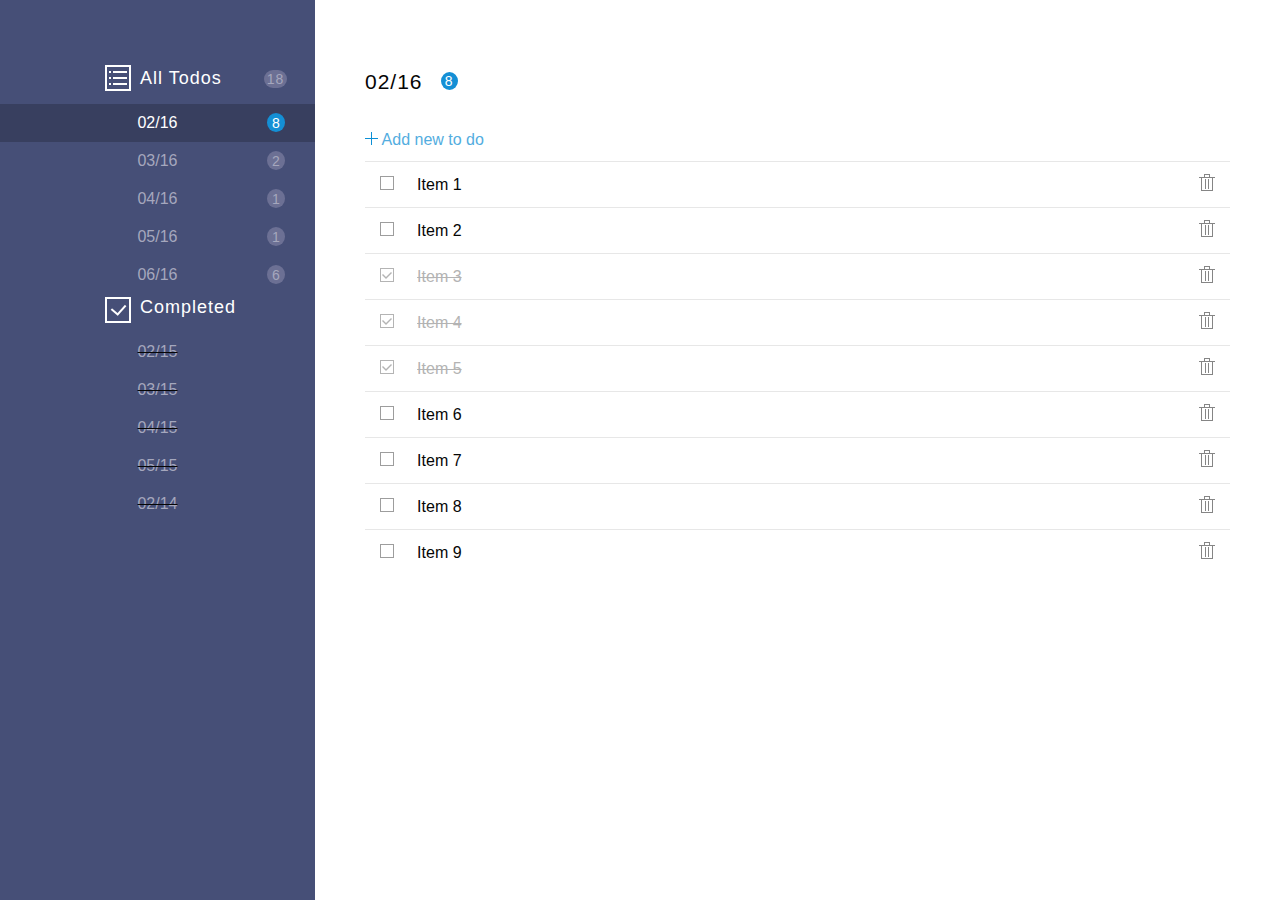
<file: index.html>
<!DOCTYPE html>
<html lang="en-Us">
	<head>
		<title>Todo List</title>
		<meta charset="utf-8" />
		<meta name="viewport" content="width=device-width, initial-scale=1" />
		<link href="assets/img/todo.png" rel="icon" />
		<link href="styles.css" rel="stylesheet" />
	</head>
	<body>
		<div class="container">
			<input type="checkbox" id="menu-toggle"/>
			<label for="menu-toggle">
					<img src="assets/img/hamburger.png" alt="Hamburger dropdown">
			</label>  
			<nav>
				<section>
					<img src="assets/img/list-icon.png" alt="List icon" />
					<h2>All Todos <span class="todos-total">18</span></h2>
					<a href="#">
						<dl class="selected">
							<dt>
								<time datetime="2016-02">02/16</time>
							</dt>
							<dd class="selected">8</dd>
						</dl>
					</a>
					<a href="#">
						<dl>
							<dt>
								<time datetime="2016-03">03/16</time>
							</dt>
							<dd>2</dd>
						</dl>
					</a>
					<a href="#">
						<dl>
							<dt>
								<time datetime="2016-04">04/16</time>
							</dt>
							<dd>1</dd>
						</dl>
					</a>
					<a href="#">
						<dl>
							<dt>
								<time datetime="2016-05">05/16</time>
							</dt>
							<dd>1</dd>
						</dl>
					</a>
					<a href="#">
						<dl>
							<dt>
								<time datetime="2016-06">06/16</time>
							</dt>
							<dd>6</dd>
						</dl>
					</a>
				</section>

				<section>
					<img src="assets/img/checkbox.png" alt="check mark" />
					<h2>Completed</h2>
					<ul>
						<li>
							<a href="#"><time datetime="2015-02">02/15</time></a>
						</li>
						<li>
							<a href="#"><time datetime="2015-03">03/15</time></a>
						</li>
						<li>
							<a href="#"><time datetime="2015-04">04/15</time></a>
						</li>
						<li>
							<a href="#"><time datetime="2015-05">05/15</time></a>
						</li>
						<li>
							<a href="#"><time datetime="2014-06">02/14</time></a>
						</li>
					</ul>
				</section>
			</nav>

			<main>
				<header>
					<h2>
						<time datetime="2016-02">02/16</time> 
						<span class="todos-total">8</span>
					</h2>
				</header>

				<h3>
					<img src="assets/img/plus-icon.png" alt="Add item" />
					Add new to do
        </h3>

        <table>
        	<tbody>
        		<tr>
        			<td><img src="assets/img/empty-box.png" alt="checkbox" /></td>
        			<td>
        				<a href="#openModal">Item 1</a>
								<div id="openModal" class="editToDo">
								  <div><a href="#close" title="Close" class="close">x</a>
								  	<form action="#action" method="post">
								  		<fieldset>
								  			<dl>
							        		<dt>
							        			<label for="title">Title</label>
							        		</dt>
							        		<dd>
							        			<input type="text" id="title" name="title" value="Item 2" />
							        		</dd>
							        	</dl>
							        	<dl>
							        		<dt><label for="day">Due date</label></dt>
							        		<dd>
							        			<select name="day" id="day">
											        <option value="1">1</option>
											        <option value="2">2</option>
											        <option value="3">3</option>
											        <option value="4">4</option>
											        <option value="5">5</option>
											        <option value="6">6</option>
											        <option value="7">7</option>
											        <option value="8">8</option>
											        <option value="9">9</option>
											        <option value="10">10</option>
											        <option value="11">11</option>
											        <option value="12">12</option>
											        <option value="13">13</option>
											        <option value="14">14</option>
											        <option value="15">15</option>
											        <option value="16" selected="selected">16</option>
											        <option value="17">17</option>
											        <option value="18">18</option>
											        <option value="19">19</option>
											        <option value="20">20</option>
											        <option value="21">21</option>
											        <option value="22">22</option>
											        <option value="23">23</option>
											        <option value="24">24</option>
											        <option value="25">25</option>
											        <option value="26">26</option>
											        <option value="27">27</option>
											        <option value="28">28</option>
											        <option value="29">29</option>
											        <option value="30">30</option>
											        <option value="31">31</option>
											      </select> <span class="datesep">&#47;</span>
											    	<label for="month" hidden="hidden">Month</label>
							        			<select id="month">
							        				<option value="month">Month</option>
											        <option value="1">1</option>
											        <option value="2">2</option>
											        <option value="3">3</option>
											        <option value="4">4</option>
											        <option value="5">5</option>
											        <option value="6">6</option>
											        <option value="7">7</option>
											        <option value="8">8</option>
											        <option value="9">9</option>
											        <option value="10">10</option>
											        <option value="11">11</option>
											        <option value="12">12</option>
											      </select> <span class="datesep">&#47;</span>
											    	<label for="year" hidden="hidden">Year</label>
							        			<select id="year">
							        				<option value="year">Year</option>
											        <option value="2014">2014</option>
											        <option value="2015">2015</option>
											        <option value="2016">2016</option>
											      </select>
							        		</dd>
							        	</dl>
							        	<dl>
													<dt><label for="description">Description</label></dt>
													<dd><textarea rows="8" cols="30" name="description" id="description" placeholder="Description"></textarea></dd>
												</dl>
												<input type="submit" name="save" value="Save" /> 
												<input type="submit" name="complete" value="Mark As Complete" />
								  		</fieldset>
								  	</form>      
								  </div>
								</div>
        			</td>
        			<td><img src="assets/img/trash-bin.png" alt="Trash" /></td>
						</tr>
						<tr>
							<td><img src="assets/img/empty-box.png" alt="checkbox" /></td>
							<td>Item 2</td>
							<td><img src="assets/img/trash-bin.png" alt="Trash" /></td>
						</tr>
						<tr class="checked">
							<td><img src="assets/img/checked-box.png" alt="checkbox" /></td>
							<td>Item 3</td>
							<td><img src="assets/img/trash-bin.png" alt="Trash" /></td>
						</tr>
						<tr class="checked">
							<td><img src="assets/img/checked-box.png" alt="checkbox" /></td>
							<td>Item 4</td>
							<td><img src="assets/img/trash-bin.png" alt="Trash" /></td>
						</tr>
						<tr class="checked">
							<td><img src="assets/img/checked-box.png" alt="checkbox" /></td>
							<td>Item 5</td>
							<td><img src="assets/img/trash-bin.png" alt="Trash" /></td>
						</tr>
						<tr>
							<td><img src="assets/img/empty-box.png" alt="checkbox" /></td>
							<td>Item 6</td>
							<td><img src="assets/img/trash-bin.png" alt="Trash" /></td>
						</tr>
						<tr>
							<td><img src="assets/img/empty-box.png" alt="checkbox" /></td>
							<td>Item 7</td>
							<td><img src="assets/img/trash-bin.png" alt="Trash" /></td>
						</tr>
						<tr>
							<td><img src="assets/img/empty-box.png" alt="checkbox" /></td>
							<td>Item 8</td>
							<td><img src="assets/img/trash-bin.png" alt="Trash" /></td>
						</tr>
						<tr>
							<td><img src="assets/img/empty-box.png" alt="checkbox" /></td>
							<td>Item 9</td>
							<td><img src="assets/img/trash-bin.png" alt="Trash" /></td>
						</tr>
					</tbody>
        </table>
			</main>
		</div>
	</body>
</html>
</file>
<file: styles.css>
@import url('whitespace-reset.css');

/*
==========================
			Global Styles
==========================
*/

body {
	line-height: 24px;
	text-align: left;
	color: #060606;
	font: lighter 16px Helvetica, Arial, sans-serif;
}

h2 {
	font-size: 18px;
	font-weight: lighter;
	letter-spacing: 1px;
}

input[id="menu-toggle"], 
label[for="menu-toggle"] {
	visibility: hidden;
	color: #464f77;
}

.container {
	position: relative;
}

/*
==========================
			  Nav Styles
==========================
*/

nav {
	position: fixed;
  top: 0;
  left: 0;
  bottom: 0;
  width: 315px;
	background-color: #464f77;
	box-sizing: border-box;
}

nav section:first-of-type {
	padding-top: 65px;
}

/*nav section:last-of-type {
	padding: 45px 0 100%;
}*/

nav img {
	position: absolute;
	left: 105px;
}

nav section > h2 {
	color: #fff;
	margin-top: 3px;
	padding: 0 0 15px 140px;
}

nav section > a, 
nav section ul li > a {
	color: #a5a7bd;
	display: block;
	text-decoration: none;
}

nav dl, 
nav ul li a  {
	padding: 10px 0;
	text-align: center;
}

nav dt, 
nav dd {
	display: inline-block;
}

nav dd, 
h2 span.todos-total {
  width: 14px;
  height: 15px;
  font-size: 14px;
  background-color: #6c7094;
}

nav dd {
	position: absolute;
  right: 30px;
  padding: 2px;
  border-radius: 50%;
  margin-top: -1px;
}

h2 span.todos-total {
	color: #a5a7bd;
	margin: -5px 0 0 36px;
	border-radius: 9px;
	padding: 1px 3px;
}

nav dd.selected, 
h2 span.todos-total {
	background-color: #6c7094;
}

nav li {
	text-decoration: line-through;
}

nav dl:hover, 
nav li a:hover, 
nav dl.selected {
	color: #fff;
  background-color: #383f5f;
}

nav dl:hover > dd, 
dl.selected > dd {
	background-color: #148fd5;
}

/*
==========================
		 	 Main Styles
==========================
*/

main {
	background-color: #fff;
  position: fixed;
  top: 0;
  right: 0;
  bottom: 0; 
  left: 315px;
  padding: 70px 50px 100%;
  min-width: 160px;

  -moz-transition: left 0.5s ease;
  transition: left 0.5s ease;
}

main header > h2 {
	color: #050505;
	font-size: 21px;
}

main header > h2 span.todos-total {
	position: absolute;
	top: 72px;
	color: #fff;
	text-align: center;
	margin: 0 0 0 18px;
	padding: 1px 1.5px 2px 1.5px;
	border-radius: 50%;
	background-color: #148fd5;
} 

h3 {
	color: #53ade0;;
	line-height: 22px;
	margin: 35px 0 10px 0;
	font-weight: lighter;
	cursor: pointer;
}

/*
==========================
		   Form Styles
==========================
*/

form {
	width: 575px;
	height: 400px;	
}

fieldset {
	display: block;
	box-sizing: border-box;
}

form dt, 
form dd {
	display: inline-block;
	vertical-align: top;
}

form dt {
	color: #2c2c2c;
	font-style: 16px;
	padding-top: 30px;
	width: 110px;
	font-weight: 400;
	letter-spacing: 1px;
}

form dd {
	font-size: 16px;
	padding-top: 25px;
}

label[for="description"] {
	margin-top: -20px;
}

input[type="text"] {
	width: 395px;
	height: 36px;
}

select {
	height: 36px;
	width: 115px;
	display: inline-block;
	background-color: #fff;
	background: url('assets/img/select-arrows.png') right no-repeat;
	background-size: 20px;
	cursor: pointer;	

	-webkit-appearance: none;
	-webkit-border-radius: 0px;
}

.datesep {
	color: #2c2c2c;
	margin: 0 6.5px;
}

textarea {
	width: 395px;
	height: 140px;
	resize: none;
	color: #757575;
	letter-spacing: 1px;
}

input[type="text"],
textarea, 
form select {
	font-style: 16px;
	color: #2c2c2c;
	padding: 10px;
	border: 1px solid #b3b3b3;
	box-sizing: border-box;
	font: normal 14px Helvetica, Arial, sans-serif;
}

form select[id="month"], 
form select[id="year"] {
	color: #a1a1a1;
}

input[name="save"] {
	margin: 24px 13px 0 115px;
}

input[name="save"], 
input[name="complete"] {
  color: #fff;
  width: 182px;
  height: 36px;
  border-radius: 4px;
  font-size: 16px;
	background-color: #148fd5;
  border: none;
  cursor: pointer;
}

input[name="save"]:hover, 
input[name="complete"]:hover {
	color: #fff;
	background: #2b9ad9;
}

/*
==========================
		  Modal Styles
==========================
*/

.editToDo {
    position: fixed;
    top: 0;
    right: 0;
    bottom: 0;
    left: 0;
    background: rgba(0, 0, 0, 0.4);
    z-index: 99999;
    opacity:0;
    -webkit-transition: opacity 400ms ease-in;
    -moz-transition: opacity 400ms ease-in;
    transition: opacity 400ms ease-in;
    pointer-events: none;
}
.editToDo:target {
    opacity:1;
    pointer-events: auto;
}
.editToDo > div {
    width: 575px;
    position: relative;
    margin: 10% auto;
    padding: 5px 0 5px 25px;
    background: #fff;
}
.close {
		color: #fff;
    line-height: 25px;
    text-align: center;
    background: #148fd5;
    font: Helvetica, Arial, sans-serif;
    position: absolute;
    top: -10px;
    right: -12px;
    width: 24px;
    text-decoration: none;

    -webkit-border-radius: 12px;
    -moz-border-radius: 12px;
    border-radius: 12px;
}
.close:hover {
	color: #fff;
	background: #2b9ad9;
}

/*
==========================
		  Table Styles
==========================
*/

table {
  border-collapse: collapse; 
  max-width: 1200px;
}

td {
	padding: 12px 0;
}

table a {
	color: #060606;
	text-decoration: none;
}

td a:hover {
	color: #148fd5;;
}

td:nth-of-type(1) {
	width: 40px;
	min-width: 25px;
	padding-left: 15px;
} 

td:nth-of-type(2) {
	width: 960px;
}

td:nth-of-type(3) {
	width: 10px;
  max-width: 30%;
  padding-right: 15px;
}

tr {
	border-top: 1px solid #e7e7e7;
}

tr.checked {
	color: #b3b3b3;
	text-decoration: line-through;
}

tr.checked:hover {
	color: #b3b3b3;
	cursor: default;
}

tr:hover {
	color: #339edb;
	cursor: pointer;
}

/*
==========================
		 Hamburger Menu
==========================
*/

input[id="menu-toggle"] {
   display: none;
}

input[id="menu-toggle"]:checked ~ main { 
    left: 0;
}

input[id="menu-toggle"]:checked ~ label {
    left: 0;
}

label[for="menu-toggle"] {
	z-index: 4;
  position: absolute;
  top: 25px;
  left: 330px;
  cursor: pointer;
  margin: 0 0 0 35px;

  -moz-transition: left 0.5s ease;
  transition: left 0.5s ease;
}

/*
==========================
			Media Queries
==========================
*/

@media screen and (max-width: 768px) {
	input[id="menu-toggle"], 
	label[for="menu-toggle"] {
		visibility: visible;
	}

	nav, main {
		overflow-y: scroll;
	}
}

@media screen and (max-width: 600px) {
	.editToDo > div {
    width: 300px;
    padding-left: 50px;
		}

	form {
		width: 300px;
		height: 600px;	
	}

	form dt, 
	form dd {
		display: block;
	}

	input[type="text"] {
		width: 245px;
	}

	select {
		width: 70px;
	}

	textarea {
		width: 300px;
	}

	.datesep {
		margin: 0 2px;
	}

	textarea {
		width: 245px;
	}

	input[name="save"], 
	input[name="complete"] {
	  margin: 20px auto 0;
	  width: 245px;
	}
}
</file>
